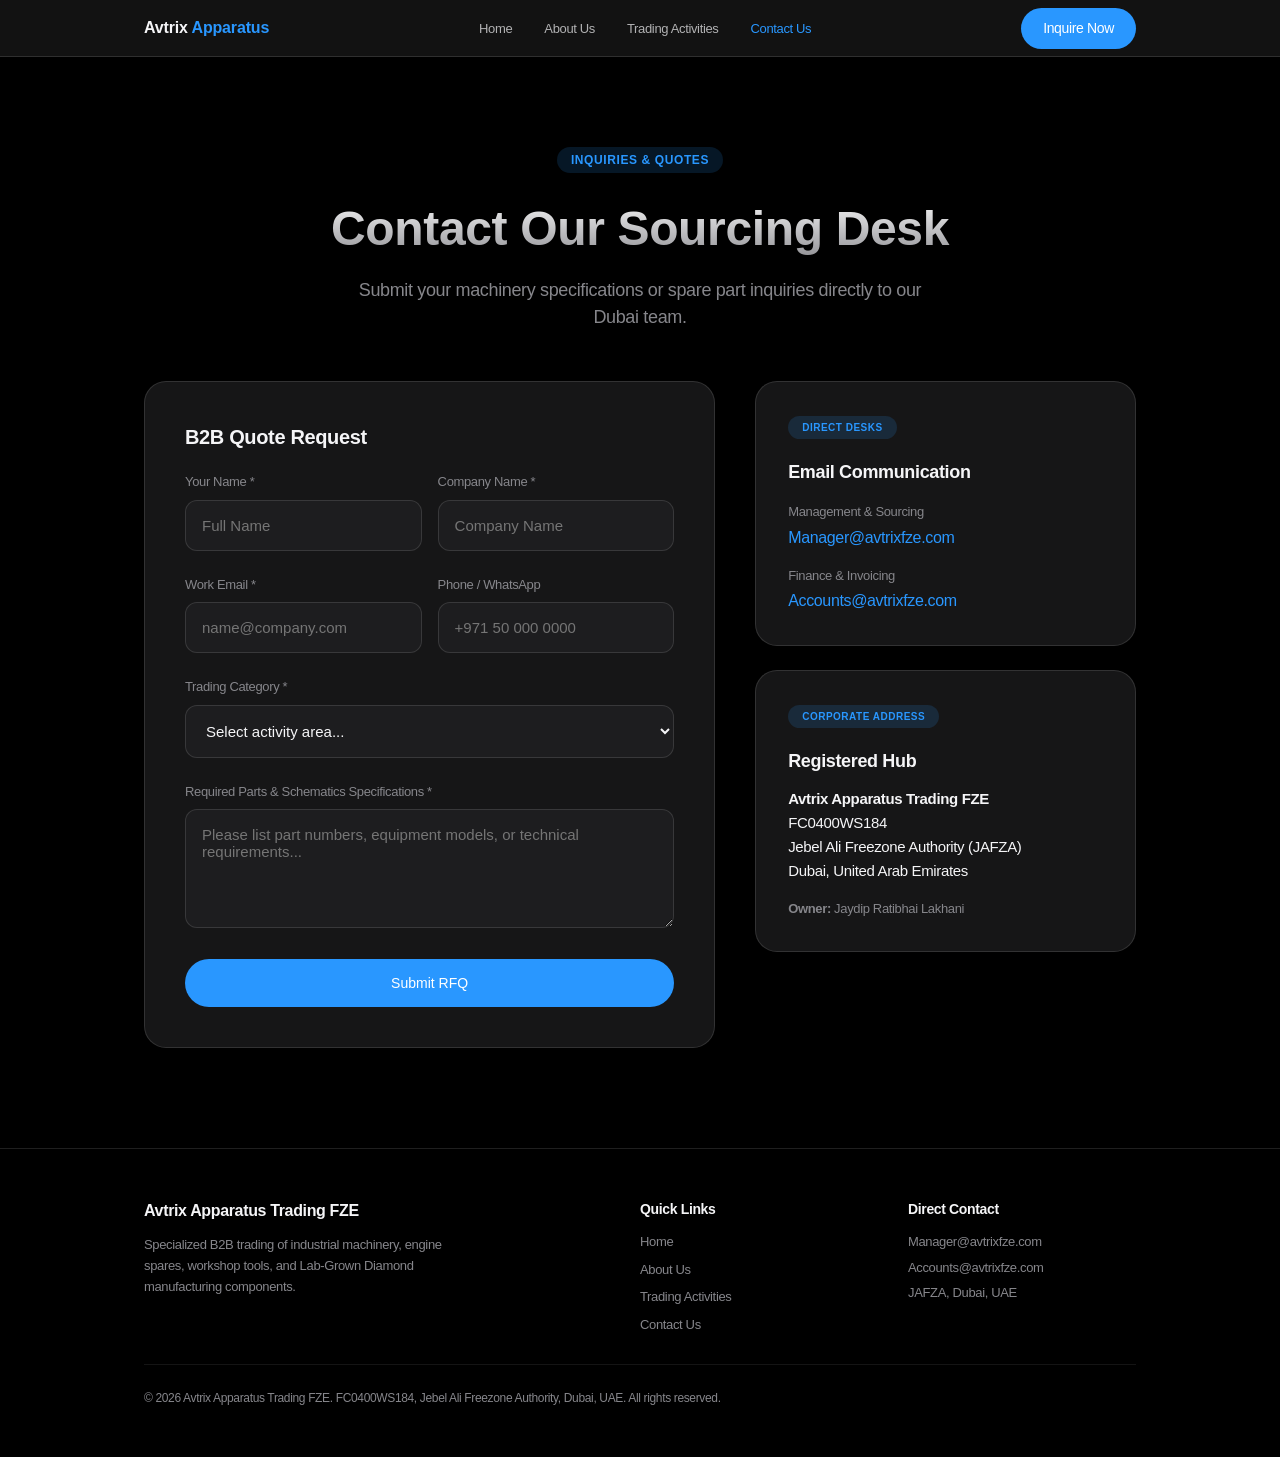
<file: contact.html>
<!DOCTYPE html>
<html lang="en">
<head>
    <meta charset="UTF-8">
    <meta name="viewport" content="width=device-width, initial-scale=1.0">
    <title>Contact Us | Avtrix Apparatus Trading FZE</title>
    <link rel="stylesheet" href="styles.css">
    <style>
        .form-field {
            margin-bottom: 24px;
        }
        .form-field label {
            display: block;
            font-size: 13px;
            font-weight: 500;
            color: var(--text-secondary);
            margin-bottom: 8px;
        }
        .form-field input, .form-field textarea, .form-field select {
            width: 100%;
            padding: 16px;
            border-radius: 12px;
            border: 1px solid var(--border-subtle);
            background-color: var(--bg-surface-elevated);
            color: var(--text-primary);
            font-family: inherit;
            font-size: 15px;
            outline: none;
            transition: border-color 0.2s ease;
        }
        .form-field input:focus, .form-field textarea:focus, .form-field select:focus {
            border-color: var(--accent-blue);
        }
    </style>
</head>
<body>

    <header>
        <div class="container nav-bar">
            <a href="index.html" class="logo">Avtrix <span>Apparatus</span></a>
            <nav>
                <ul>
                    <li><a href="index.html">Home</a></li>
                    <li><a href="about.html">About Us</a></li>
                    <li><a href="activities.html">Trading Activities</a></li>
                    <li><a href="contact.html" class="active">Contact Us</a></li>
                </ul>
            </nav>
            <a href="contact.html" class="btn-pill">Inquire Now</a>
        </div>
    </header>

    <main class="container">
        <section class="page-intro">
            <span class="badge">Inquiries & Quotes</span>
            <h1 class="gradient-text">Contact Our Sourcing Desk</h1>
            <p style="color: var(--text-secondary); font-size: 18px; max-width: 600px; margin: 12px auto 0 auto;">
                Submit your machinery specifications or spare part inquiries directly to our Dubai team.
            </p>
        </section>

        <section style="display: grid; grid-template-columns: 3fr 2fr; gap: 40px; margin-bottom: 100px;">
            <!-- INQUIRY FORM -->
            <form class="card-dark" style="padding: 40px;" action="#" method="POST" onsubmit="event.preventDefault(); alert('Inquiry Sent to Avtrix Sourcing Desk.');">
                <h3 style="font-size: 20px; margin-bottom: 20px;">B2B Quote Request</h3>

                <div style="display: grid; grid-template-columns: 1fr 1fr; gap: 16px;">
                    <div class="form-field">
                        <label for="fname">Your Name *</label>
                        <input type="text" id="fname" required placeholder="Full Name">
                    </div>
                    <div class="form-field">
                        <label for="company">Company Name *</label>
                        <input type="text" id="company" required placeholder="Company Name">
                    </div>
                </div>

                <div style="display: grid; grid-template-columns: 1fr 1fr; gap: 16px;">
                    <div class="form-field">
                        <label for="email">Work Email *</label>
                        <input type="email" id="email" required placeholder="name@company.com">
                    </div>
                    <div class="form-field">
                        <label for="phone">Phone / WhatsApp</label>
                        <input type="tel" id="phone" placeholder="+971 50 000 0000">
                    </div>
                </div>

                <div class="form-field">
                    <label for="category">Trading Category *</label>
                    <select id="category" required>
                        <option value="" disabled selected>Select activity area...</option>
                        <option value="lgd">Lab-Grown Diamond (LGD) Equipment & Spares</option>
                        <option value="plant">Industrial Plant Equipment & Parts</option>
                        <option value="engines">Engines & Machinery Spare Parts</option>
                        <option value="workshop">Workshop Equipment & Machinery</option>
                        <option value="custom">Bespoke Custom Sourcing</option>
                    </select>
                </div>

                <div class="form-field">
                    <label for="details">Required Parts & Schematics Specifications *</label>
                    <textarea id="details" rows="5" required placeholder="Please list part numbers, equipment models, or technical requirements..."></textarea>
                </div>

                <button type="submit" class="btn-pill" style="width: 100%; padding: 16px;">Submit RFQ</button>
            </form>

            <!-- DIRECT CONTACT & ADDRESS DETAILS -->
            <div>
                <!-- EMAILS CARD -->
                <div class="card-dark" style="padding: 32px; margin-bottom: 24px;">
                    <span class="badge" style="font-size: 10px;">Direct Desks</span>
                    <h3 style="font-size: 18px; margin-bottom: 16px;">Email Communication</h3>

                    <p style="font-size: 13px; color: var(--text-secondary); margin-bottom: 4px;">Management & Sourcing</p>
                    <p style="font-size: 16px; color: var(--accent-blue); margin-bottom: 16px;">Manager@avtrixfze.com</p>

                    <p style="font-size: 13px; color: var(--text-secondary); margin-bottom: 4px;">Finance & Invoicing</p>
                    <p style="font-size: 16px; color: var(--accent-blue);">Accounts@avtrixfze.com</p>
                </div>

                <!-- ADDRESS CARD -->
                <div class="card-dark" style="padding: 32px;">
                    <span class="badge" style="font-size: 10px;">Corporate Address</span>
                    <h3 style="font-size: 18px; margin-bottom: 12px;">Registered Hub</h3>
                    <p style="font-size: 15px; color: var(--text-primary); line-height: 1.6;">
                        <strong>Avtrix Apparatus Trading FZE</strong><br>
                        FC0400WS184<br>
                        Jebel Ali Freezone Authority (JAFZA)<br>
                        Dubai, United Arab Emirates
                    </p>

                    <p style="font-size: 13px; color: var(--text-secondary); margin-top: 16px;">
                        <strong>Owner:</strong> Jaydip Ratibhai Lakhani
                    </p>
                </div>
            </div>
        </section>
    </main>

    <footer>
        <div class="container">
            <div class="footer-content">
                <div>
                    <h4 style="color: var(--text-primary); font-size: 16px; margin-bottom: 12px;">Avtrix Apparatus Trading FZE</h4>
                    <p style="max-width: 320px; line-height: 1.6;">Specialized B2B trading of industrial machinery, engine spares, workshop tools, and Lab-Grown Diamond manufacturing components.</p>
                </div>
                <div>
                    <h5 style="color: var(--text-primary); font-size: 14px; margin-bottom: 12px;">Quick Links</h5>
                    <p style="margin-bottom: 8px;"><a href="index.html" style="color: var(--text-secondary); text-decoration: none;">Home</a></p>
                    <p style="margin-bottom: 8px;"><a href="about.html" style="color: var(--text-secondary); text-decoration: none;">About Us</a></p>
                    <p style="margin-bottom: 8px;"><a href="activities.html" style="color: var(--text-secondary); text-decoration: none;">Trading Activities</a></p>
                    <p><a href="contact.html" style="color: var(--text-secondary); text-decoration: none;">Contact Us</a></p>
                </div>
                <div>
                    <h5 style="color: var(--text-primary); font-size: 14px; margin-bottom: 12px;">Direct Contact</h5>
                    <p style="margin-bottom: 6px;">Manager@avtrixfze.com</p>
                    <p style="margin-bottom: 6px;">Accounts@avtrixfze.com</p>
                    <p>JAFZA, Dubai, UAE</p>
                </div>
            </div>
            <div class="footer-bottom">
                <p>&copy; 2026 Avtrix Apparatus Trading FZE. FC0400WS184, Jebel Ali Freezone Authority, Dubai, UAE. All rights reserved.</p>
            </div>
        </div>
    </footer>

</body>
</html>
</file>
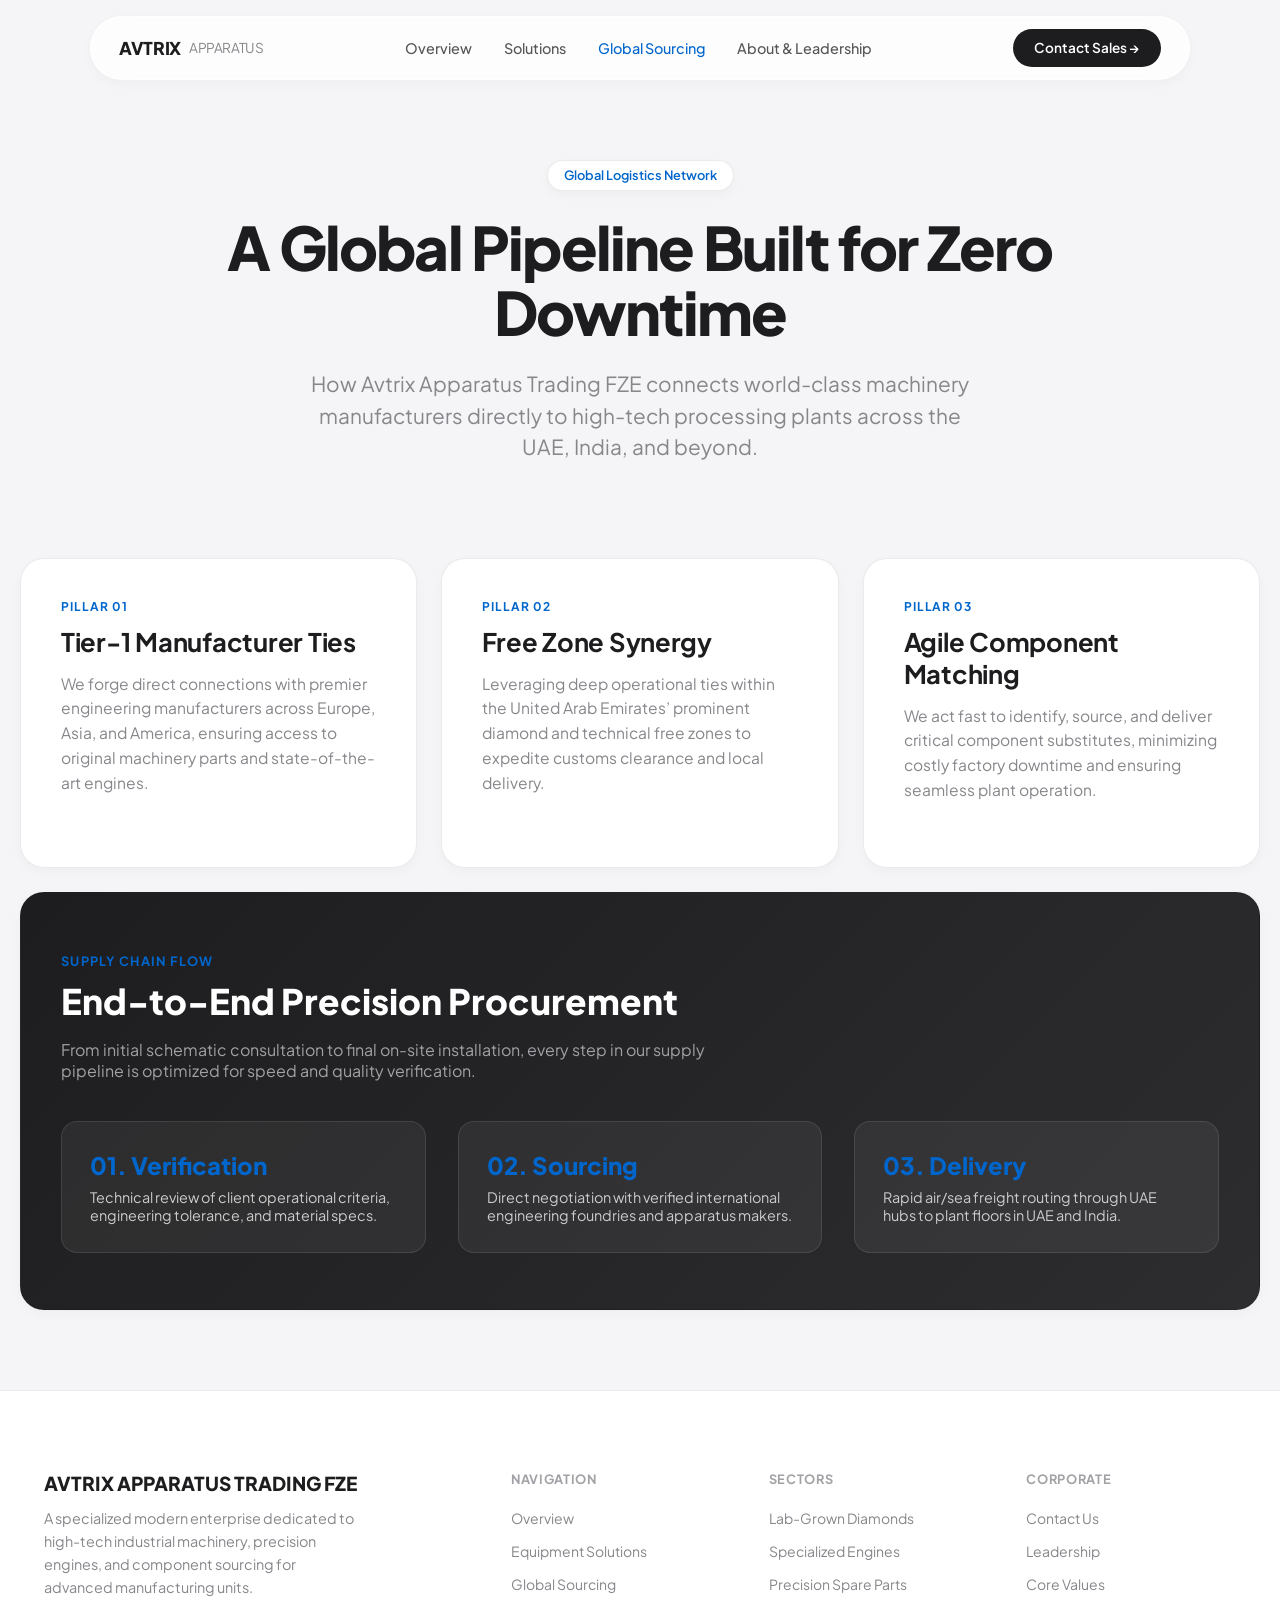
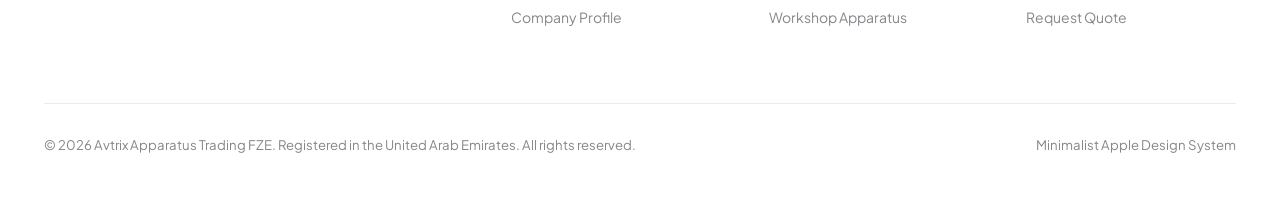
<file: sourcing.html>
<!DOCTYPE html>
<html lang="en">
<head>
    
    <meta charset="UTF-8">
    <meta name="viewport" content="width=device-width, initial-scale=1.0">
    <!-- Google Fonts -->
    <link rel="preconnect" href="https://fonts.googleapis.com">
    <link rel="preconnect" href="https://fonts.gstatic.com" crossorigin>
    <link href="https://fonts.googleapis.com/css2?family=Plus+Jakarta+Sans:wght@300;400;500;600;700;800&display=swap" rel="stylesheet">
    <style>
        :root {
            --bg-body: #F5F5F7;
            --bg-card: #FFFFFF;
            --text-primary: #1D1D1F;
            --text-secondary: #86868B;
            --text-muted: #A1A1A6;
            --accent-blue: #0066CC;
            --accent-blue-hover: #0055B3;
            --border-light: rgba(0, 0, 0, 0.08);
            --border-subtle: rgba(0, 0, 0, 0.04);
            --shadow-sm: 0 4px 12px rgba(0, 0, 0, 0.03);
            --shadow-md: 0 12px 32px rgba(0, 0, 0, 0.06);
            --shadow-lg: 0 20px 40px rgba(0, 0, 0, 0.08);
            --radius-card: 24px;
            --radius-pill: 980px;
            --font-main: 'Plus Jakarta Sans', -apple-system, BlinkMacSystemFont, "Segoe UI", Roboto, sans-serif;
        }

        * {
            box-sizing: border-box;
            margin: 0;
            padding: 0;
        }

        html {
            scroll-behavior: smooth;
            background-color: var(--bg-body);
            color: var(--text-primary);
            font-family: var(--font-main);
            -webkit-font-smoothing: antialiased;
        }

        body {
            overflow-x: hidden;
            display: flex;
            flex-direction: column;
            min-height: 100vh;
        }

        a {
            text-decoration: none;
            color: inherit;
            transition: all 0.2s ease;
        }

        .container {
            max-width: 1240px;
            margin: 0 auto;
            padding: 0 1.5rem;
            width: 100%;
        }

        /* --- Header & Navigation --- */
        header {
            position: fixed;
            top: 1rem;
            left: 0;
            right: 0;
            z-index: 1000;
        }

        .nav-wrapper {
            background: rgba(255, 255, 255, 0.82);
            backdrop-filter: blur(20px);
            -webkit-backdrop-filter: blur(20px);
            border: 1px solid rgba(255, 255, 255, 0.9);
            box-shadow: var(--shadow-sm);
            border-radius: var(--radius-pill);
            display: flex;
            justify-content: space-between;
            align-items: center;
            padding: 0.75rem 1.75rem;
            max-width: 1100px;
            margin: 0 auto;
        }

        .brand-logo {
            font-weight: 800;
            font-size: 1.1rem;
            letter-spacing: -0.02em;
            display: flex;
            align-items: center;
            gap: 0.5rem;
        }

        .brand-logo span {
            color: var(--text-secondary);
            font-weight: 400;
            font-size: 0.85rem;
        }

        .nav-links {
            display: flex;
            list-style: none;
            gap: 2rem;
            align-items: center;
        }

        .nav-links a {
            font-size: 0.9rem;
            font-weight: 500;
            color: var(--text-primary);
            opacity: 0.75;
        }

        .nav-links a:hover, .nav-links a.active {
            opacity: 1;
            color: var(--accent-blue);
        }

        .btn-primary {
            background: var(--text-primary);
            color: #FFFFFF !important;
            padding: 0.65rem 1.35rem;
            border-radius: var(--radius-pill);
            font-size: 0.85rem;
            font-weight: 600;
            display: inline-flex;
            align-items: center;
            gap: 0.4rem;
            transition: transform 0.2s ease, background 0.2s ease;
            border: none;
            cursor: pointer;
        }

        .btn-primary:hover {
            background: #000000;
            transform: scale(1.02);
            opacity: 1 !important;
        }

        .btn-secondary {
            background: #FFFFFF;
            color: var(--text-primary) !important;
            border: 1px solid var(--border-light);
            padding: 0.65rem 1.35rem;
            border-radius: var(--radius-pill);
            font-size: 0.85rem;
            font-weight: 600;
            display: inline-flex;
            align-items: center;
            gap: 0.4rem;
            box-shadow: var(--shadow-sm);
            transition: all 0.2s ease;
        }

        .btn-secondary:hover {
            background: var(--bg-body);
            transform: scale(1.02);
        }

        /* --- Common Layout Elements --- */
        .page-hero {
            padding-top: 10rem;
            padding-bottom: 4rem;
            text-align: center;
        }

        .pill-badge {
            display: inline-block;
            background: #FFFFFF;
            padding: 0.4rem 1rem;
            border-radius: var(--radius-pill);
            font-size: 0.8rem;
            font-weight: 600;
            color: var(--accent-blue);
            box-shadow: var(--shadow-sm);
            border: 1px solid var(--border-light);
            margin-bottom: 1.5rem;
        }

        .hero-title {
            font-size: 3.75rem;
            font-weight: 800;
            line-height: 1.08;
            letter-spacing: -0.03em;
            max-width: 900px;
            margin: 0 auto 1.5rem;
            color: var(--text-primary);
        }

        .hero-subtitle {
            font-size: 1.3rem;
            color: var(--text-secondary);
            max-width: 680px;
            margin: 0 auto 2rem;
            line-height: 1.5;
            font-weight: 400;
        }

        .section-padding {
            padding: 5rem 0;
        }

        .section-header {
            margin-bottom: 3rem;
        }

        .section-header h2 {
            font-size: 2.5rem;
            font-weight: 800;
            letter-spacing: -0.02em;
            margin-bottom: 0.75rem;
        }

        .section-header p {
            font-size: 1.1rem;
            color: var(--text-secondary);
            max-width: 640px;
        }

        /* Bento Grid System */
        .bento-grid {
            display: grid;
            grid-template-columns: repeat(12, 1fr);
            gap: 1.5rem;
        }

        .bento-card {
            background: var(--bg-card);
            border-radius: var(--radius-card);
            padding: 2.5rem;
            border: 1px solid var(--border-light);
            box-shadow: var(--shadow-sm);
            display: flex;
            flex-direction: column;
            justify-content: space-between;
            overflow: hidden;
            position: relative;
            transition: transform 0.3s ease, box-shadow 0.3s ease;
        }

        .bento-card:hover {
            transform: translateY(-4px);
            box-shadow: var(--shadow-md);
        }

        .col-12 { grid-column: span 12; }
        .col-8 { grid-column: span 8; }
        .col-6 { grid-column: span 6; }
        .col-4 { grid-column: span 4; }

        .card-tag {
            font-size: 0.75rem;
            font-weight: 700;
            text-transform: uppercase;
            letter-spacing: 0.08em;
            color: var(--accent-blue);
            margin-bottom: 0.75rem;
        }

        .card-title {
            font-size: 1.6rem;
            font-weight: 700;
            line-height: 1.25;
            margin-bottom: 0.85rem;
            letter-spacing: -0.01em;
        }

        .card-desc {
            font-size: 0.975rem;
            color: var(--text-secondary);
            line-height: 1.6;
            margin-bottom: 1.5rem;
        }

        .card-img-wrapper {
            width: 100%;
            height: 220px;
            border-radius: 16px;
            overflow: hidden;
            margin-top: auto;
        }

        .card-img-wrapper img {
            width: 100%;
            height: 100%;
            object-fit: cover;
        }

        /* --- Footer --- */
        footer {
            background: #FFFFFF;
            border-top: 1px solid var(--border-light);
            padding: 5rem 0 3rem;
            margin-top: auto;
        }

        .footer-grid {
            display: grid;
            grid-template-columns: 2fr repeat(3, 1fr);
            gap: 3rem;
            margin-bottom: 4rem;
        }

        .footer-brand h3 {
            font-size: 1.2rem;
            font-weight: 800;
            margin-bottom: 0.75rem;
        }

        .footer-brand p {
            color: var(--text-secondary);
            font-size: 0.9rem;
            max-width: 320px;
            line-height: 1.6;
        }

        .footer-col h4 {
            font-size: 0.8rem;
            font-weight: 700;
            text-transform: uppercase;
            letter-spacing: 0.05em;
            margin-bottom: 1.25rem;
            color: var(--text-muted);
        }

        .footer-col ul {
            list-style: none;
        }

        .footer-col li {
            margin-bottom: 0.75rem;
        }

        .footer-col a {
            font-size: 0.875rem;
            color: var(--text-secondary);
        }

        .footer-col a:hover {
            color: var(--accent-blue);
        }

        .footer-bottom {
            padding-top: 2rem;
            border-top: 1px solid var(--border-light);
            display: flex;
            justify-content: space-between;
            align-items: center;
            font-size: 0.825rem;
            color: var(--text-secondary);
        }

        /* --- Responsive --- */
        @media (max-width: 1024px) {
            .hero-title { font-size: 2.8rem; }
            .col-8, .col-4, .col-6 { grid-column: span 12; }
            .footer-grid { grid-template-columns: 1fr 1fr; }
        }

        @media (max-width: 768px) {
            .nav-links { display: none; }
            .hero-title { font-size: 2.2rem; }
            .footer-grid { grid-template-columns: 1fr; }
            .footer-bottom { flex-direction: column; gap: 1rem; text-align: center; }
        }
    </style>

    <title>Global Sourcing & Supply Chain | Avtrix Apparatus Trading FZE</title>
</head>
<body>
    
    <header>
        <div class="nav-wrapper">
            <a href="index.html" class="brand-logo">
                AVTRIX <span>APPARATUS</span>
            </a>
            <ul class="nav-links">
                <li><a href="index.html">Overview</a></li>
<li><a href="solutions.html">Solutions</a></li>
<li><a href="sourcing.html" class="active">Global Sourcing</a></li>
<li><a href="about.html">About & Leadership</a></li>

            </ul>
            <a href="contact.html" class="btn-primary">Contact Sales &rarr;</a>
        </div>
    </header>
    
    <main>
        <section class="page-hero container">
            <span class="pill-badge">Global Logistics Network</span>
            <h1 class="hero-title">A Global Pipeline Built for Zero Downtime</h1>
            <p class="hero-subtitle">
                How Avtrix Apparatus Trading FZE connects world-class machinery manufacturers directly to high-tech processing plants across the UAE, India, and beyond.
            </p>
        </section>

        <section class="section-padding container" style="padding-top: 0;">
            <div class="bento-grid">
                
                <div class="bento-card col-4">
                    <div>
                        <div class="card-tag">Pillar 01</div>
                        <h3 class="card-title">Tier-1 Manufacturer Ties</h3>
                        <p class="card-desc">
                            We forge direct connections with premier engineering manufacturers across Europe, Asia, and America, ensuring access to original machinery parts and state-of-the-art engines.
                        </p>
                    </div>
                </div>

                <div class="bento-card col-4">
                    <div>
                        <div class="card-tag">Pillar 02</div>
                        <h3 class="card-title">Free Zone Synergy</h3>
                        <p class="card-desc">
                            Leveraging deep operational ties within the United Arab Emirates’ prominent diamond and technical free zones to expedite customs clearance and local delivery.
                        </p>
                    </div>
                </div>

                <div class="bento-card col-4">
                    <div>
                        <div class="card-tag">Pillar 03</div>
                        <h3 class="card-title">Agile Component Matching</h3>
                        <p class="card-desc">
                            We act fast to identify, source, and deliver critical component substitutes, minimizing costly factory downtime and ensuring seamless plant operation.
                        </p>
                    </div>
                </div>

                <div class="bento-card col-12" style="background: linear-gradient(135deg, #1D1D1F 0%, #2D2D30 100%); color: #FFFFFF;">
                    <div style="padding: 1rem 0;">
                        <span style="color: var(--accent-blue); font-weight: 700; text-transform: uppercase; font-size: 0.8rem; letter-spacing: 0.1em;">Supply Chain Flow</span>
                        <h2 style="font-size: 2.2rem; font-weight: 800; margin: 0.5rem 0 1rem; color: #FFFFFF;">End-to-End Precision Procurement</h2>
                        <p style="color: #A1A1A6; max-width: 650px; margin-bottom: 2.5rem;">From initial schematic consultation to final on-site installation, every step in our supply pipeline is optimized for speed and quality verification.</p>
                        
                        <div style="display: grid; grid-template-columns: repeat(3, 1fr); gap: 2rem;">
                            <div style="background: rgba(255,255,255,0.06); border: 1px solid rgba(255,255,255,0.1); border-radius: 16px; padding: 1.75rem;">
                                <div style="font-size: 1.5rem; font-weight: 800; color: var(--accent-blue); margin-bottom: 0.5rem;">01. Verification</div>
                                <p style="font-size: 0.9rem; color: #CCCCCC;">Technical review of client operational criteria, engineering tolerance, and material specs.</p>
                            </div>
                            <div style="background: rgba(255,255,255,0.06); border: 1px solid rgba(255,255,255,0.1); border-radius: 16px; padding: 1.75rem;">
                                <div style="font-size: 1.5rem; font-weight: 800; color: var(--accent-blue); margin-bottom: 0.5rem;">02. Sourcing</div>
                                <p style="font-size: 0.9rem; color: #CCCCCC;">Direct negotiation with verified international engineering foundries and apparatus makers.</p>
                            </div>
                            <div style="background: rgba(255,255,255,0.06); border: 1px solid rgba(255,255,255,0.1); border-radius: 16px; padding: 1.75rem;">
                                <div style="font-size: 1.5rem; font-weight: 800; color: var(--accent-blue); margin-bottom: 0.5rem;">03. Delivery</div>
                                <p style="font-size: 0.9rem; color: #CCCCCC;">Rapid air/sea freight routing through UAE hubs to plant floors in UAE and India.</p>
                            </div>
                        </div>
                    </div>
                </div>

            </div>
        </section>
    </main>
    
    <footer>
        <div class="container">
            <div class="footer-grid">
                <div class="footer-brand">
                    <h3>AVTRIX APPARATUS TRADING FZE</h3>
                    <p>A specialized modern enterprise dedicated to high-tech industrial machinery, precision engines, and component sourcing for advanced manufacturing units.</p>
                </div>
                <div class="footer-col">
                    <h4>Navigation</h4>
                    <ul>
                        <li><a href="index.html">Overview</a></li>
                        <li><a href="solutions.html">Equipment Solutions</a></li>
                        <li><a href="sourcing.html">Global Sourcing</a></li>
                        <li><a href="about.html">Company Profile</a></li>
                    </ul>
                </div>
                <div class="footer-col">
                    <h4>Sectors</h4>
                    <ul>
                        <li><a href="solutions.html#lgd">Lab-Grown Diamonds</a></li>
                        <li><a href="solutions.html#engines">Specialized Engines</a></li>
                        <li><a href="solutions.html#spares">Precision Spare Parts</a></li>
                        <li><a href="solutions.html#workshop">Workshop Apparatus</a></li>
                    </ul>
                </div>
                <div class="footer-col">
                    <h4>Corporate</h4>
                    <ul>
                        <li><a href="contact.html">Contact Us</a></li>
                        <li><a href="about.html#leadership">Leadership</a></li>
                        <li><a href="about.html#values">Core Values</a></li>
                        <li><a href="contact.html">Request Quote</a></li>
                    </ul>
                </div>
            </div>

            <div class="footer-bottom">
                <div>&copy; 2026 Avtrix Apparatus Trading FZE. Registered in the United Arab Emirates. All rights reserved.</div>
                <div>Minimalist Apple Design System</div>
            </div>
        </div>
    </footer>
    
</body>
</html>
</file>
<file: styles.css>
/* --------------------------------------------------------------------------
   AVTRIX APPARATUS TRADING FZE - DESIGN SYSTEM (APPLE AESTHETIC)
   -------------------------------------------------------------------------- */

:root {
    --bg-page: #000000;
    --bg-surface: #161617;
    --bg-surface-elevated: #1d1d1f;
    --bg-light: #f5f5f7;
    --text-primary: #f5f5f7;
    --text-dark: #1d1d1f;
    --text-secondary: #86868b;
    --accent-blue: #2997ff;
    --accent-blue-hover: #0077ed;
    --border-subtle: rgba(255, 255, 255, 0.12);
    --glass-bg: rgba(22, 22, 23, 0.82);
    --font-apple: -apple-system, BlinkMacSystemFont, "SF Pro Display", "SF Pro Text", "Helvetica Neue", Arial, sans-serif;
    --radius-card: 22px;
    --radius-btn: 980px;
}

* {
    box-sizing: border-box;
    margin: 0;
    padding: 0;
}

body {
    font-family: var(--font-apple);
    background-color: var(--bg-page);
    color: var(--text-primary);
    line-height: 1.5;
    letter-spacing: -0.022em;
    -webkit-font-smoothing: antialiased;
}

.container {
    max-width: 1040px;
    margin: 0 auto;
    padding: 0 24px;
}

/* NAVIGATION HEADER */
header {
    position: sticky;
    top: 0;
    z-index: 9999;
    background: var(--glass-bg);
    backdrop-filter: blur(20px);
    -webkit-backdrop-filter: blur(20px);
    border-bottom: 1px solid var(--border-subtle);
}

.nav-bar {
    display: flex;
    justify-content: space-between;
    align-items: center;
    height: 56px;
}

.logo {
    font-size: 16px;
    font-weight: 600;
    color: var(--text-primary);
    text-decoration: none;
    letter-spacing: -0.01em;
}

.logo span {
    color: var(--accent-blue);
}

nav ul {
    display: flex;
    list-style: none;
    gap: 32px;
}

nav a {
    text-decoration: none;
    color: var(--text-primary);
    font-size: 13px;
    opacity: 0.7;
    transition: opacity 0.2s ease;
}

nav a:hover, nav a.active {
    opacity: 1.0;
    color: var(--accent-blue);
}

/* BUTTONS & BADGES */
.btn-pill {
    display: inline-block;
    background-color: var(--accent-blue);
    color: #ffffff;
    padding: 10px 22px;
    border-radius: var(--radius-btn);
    font-size: 14px;
    font-weight: 500;
    text-decoration: none;
    transition: all 0.2s ease;
    border: none;
    cursor: pointer;
}

.btn-pill:hover {
    background-color: var(--accent-blue-hover);
    transform: scale(1.02);
}

.btn-secondary {
    background-color: rgba(255, 255, 255, 0.1);
    color: var(--text-primary);
}

.btn-secondary:hover {
    background-color: rgba(255, 255, 255, 0.2);
}

.badge {
    display: inline-block;
    padding: 4px 14px;
    border-radius: var(--radius-btn);
    background: rgba(41, 151, 255, 0.15);
    color: var(--accent-blue);
    font-size: 12px;
    font-weight: 600;
    text-transform: uppercase;
    letter-spacing: 0.05em;
    margin-bottom: 20px;
}

/* TYPOGRAPHY */
.gradient-text {
    background: linear-gradient(180deg, #ffffff 0%, #86868b 100%);
    -webkit-background-clip: text;
    -webkit-text-fill-color: transparent;
}

h1.hero-title {
    font-size: 58px;
    line-height: 1.07;
    font-weight: 600;
    letter-spacing: -0.015em;
    margin-bottom: 20px;
}

p.hero-subtitle {
    font-size: 21px;
    line-height: 1.35;
    font-weight: 400;
    color: var(--text-secondary);
    max-width: 720px;
    margin-bottom: 36px;
}

.page-intro {
    padding: 90px 0 50px 0;
    text-align: center;
}

.page-intro h1 {
    font-size: 48px;
    font-weight: 600;
}

/* CARDS & GRIDS */
.grid-3 {
    display: grid;
    grid-template-columns: repeat(auto-fit, minmax(300px, 1fr));
    gap: 24px;
    margin: 40px 0;
}

.grid-2 {
    display: grid;
    grid-template-columns: repeat(auto-fit, minmax(400px, 1fr));
    gap: 24px;
    margin: 40px 0;
}

.card-dark {
    background-color: var(--bg-surface);
    border: 1px solid var(--border-subtle);
    border-radius: var(--radius-card);
    overflow: hidden;
    transition: transform 0.3s cubic-bezier(0, 0, 0.2, 1);
}

.card-dark:hover {
    transform: translateY(-3px);
}

.card-body {
    padding: 32px;
}

.card-dark h3 {
    font-size: 22px;
    font-weight: 600;
    margin-bottom: 10px;
    color: var(--text-primary);
}

.card-dark p {
    font-size: 15px;
    color: var(--text-secondary);
    line-height: 1.5;
}

.stock-img {
    width: 100%;
    height: 220px;
    object-fit: cover;
    display: block;
    border-bottom: 1px solid var(--border-subtle);
}

.hero-banner-img {
    width: 100%;
    height: 420px;
    object-fit: cover;
    border-radius: var(--radius-card);
    border: 1px solid var(--border-subtle);
    margin-top: 40px;
}

/* LIGHT SECTION */
.light-section {
    background-color: var(--bg-light);
    color: var(--text-dark);
    padding: 90px 0;
    margin-top: 80px;
}

.light-section h2 {
    font-size: 38px;
    font-weight: 600;
    color: var(--text-dark);
    margin-bottom: 16px;
}

/* FOOTER */
footer {
    background-color: var(--bg-page);
    border-top: 1px solid var(--border-subtle);
    padding: 50px 0;
    font-size: 13px;
    color: var(--text-secondary);
}

.footer-content {
    display: grid;
    grid-template-columns: 2fr 1fr 1fr;
    gap: 40px;
    margin-bottom: 30px;
}

.footer-bottom {
    border-top: 1px solid rgba(255, 255, 255, 0.08);
    padding-top: 24px;
    font-size: 12px;
}

@media (max-width: 768px) {
    h1.hero-title { font-size: 38px; }
    p.hero-subtitle { font-size: 17px; }
    .page-intro h1 { font-size: 32px; }
    .hero-banner-img { height: 260px; }
    .grid-2 { grid-template-columns: 1fr; }
    .footer-content { grid-template-columns: 1fr; }
}
</file>
